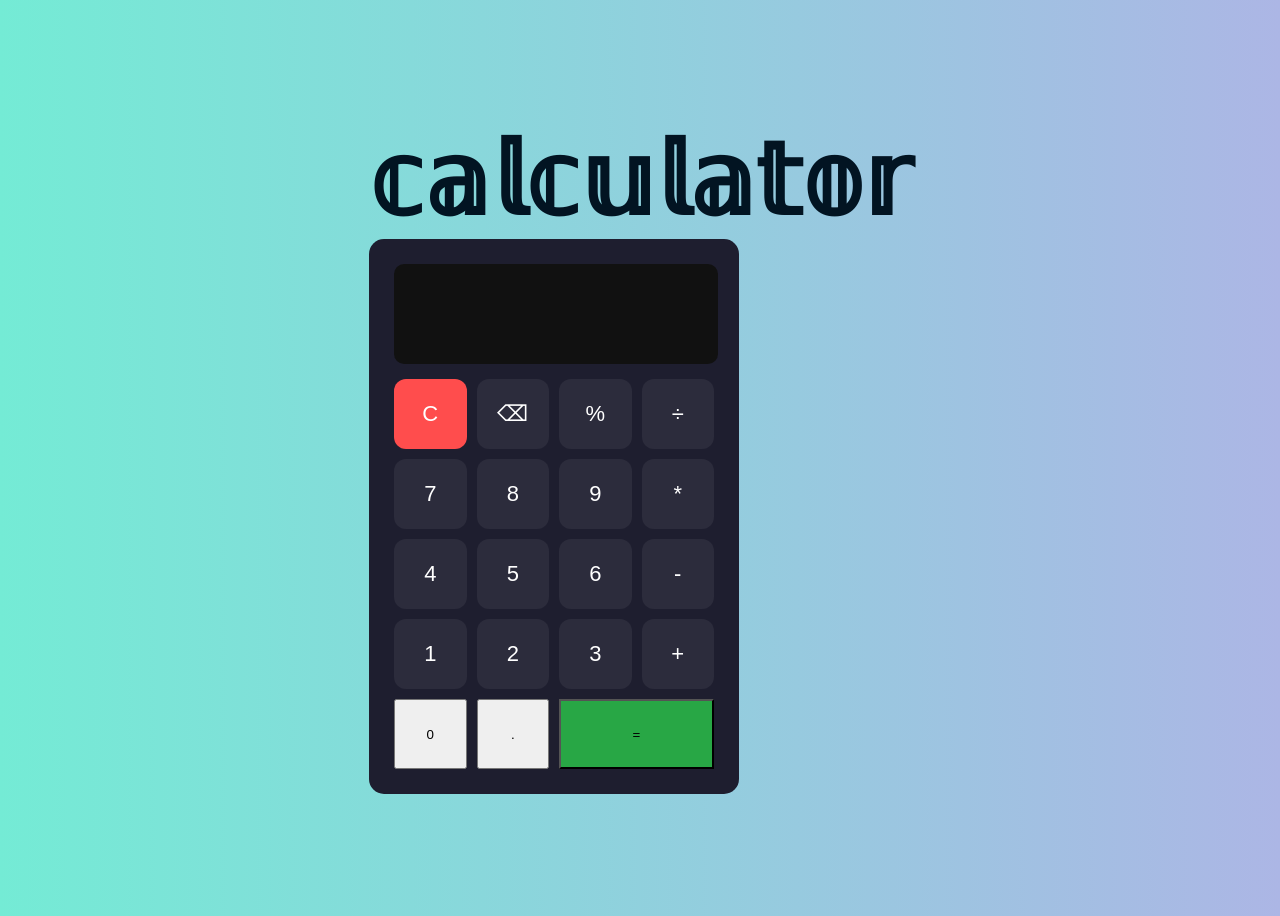
<file: calculator.html>
<!DOCTYPE html>
<html lang="en">
<head>
    <meta charset="UTF-8">
    <meta name="viewport" content="width=device-width, initial-scale=1.0">
    <title>Calculator App</title>
    <link rel="stylesheet" href="./calculator.css">
</head>
<body>
    <div>
        <h1>𝕔𝕒𝕝𝕔𝕦𝕝𝕒𝕥𝕠𝕣</h1>
       
        <div class="calculator">
        <input type="text" id="display" disabled>
        <div class="buttons">
            <button class="button red" onclick="clearDisplay()">C</button>
            <button class="button" onclick="deleteLast()">⌫</button>
            <button class="button" onclick="appendValue('%')">%</button>
            <button class="button" onclick="appendValue('/')">÷</button>


            <button class="button" onclick="appendValue('7')">7</button>
            <button class="button" onclick="appendValue('8')">8</button>
            <button class="button" onclick="appendValue('9')">9</button>
            <button class="button" onclick="appendValue('*')">*</button>


            <button class="button" onclick="appendValue('4')">4</button>
            <button class="button" onclick="appendValue('5')">5</button>
            <button class="button" onclick="appendValue('6')">6</button>
            <button class="button" onclick="appendValue('-')">-</button>


            <button class="button" onclick="appendValue('1')">1</button>
            <button  class="button" onclick="appendValue('2')">2</button>
            <button class="button" onclick="appendValue('3')">3</button>
            <button class="button" onclick="appendValue('+')">+</button>


            <button onclick="appendValue('0')">0</button>
            <button onclick="appendValue('.')">.</button>
            <button onclick="calculate()" class="equal">=</button>

</div>
        </div>

    </div>
    <script  src="./calculator.js"></script>
</body>
</html>
</file>
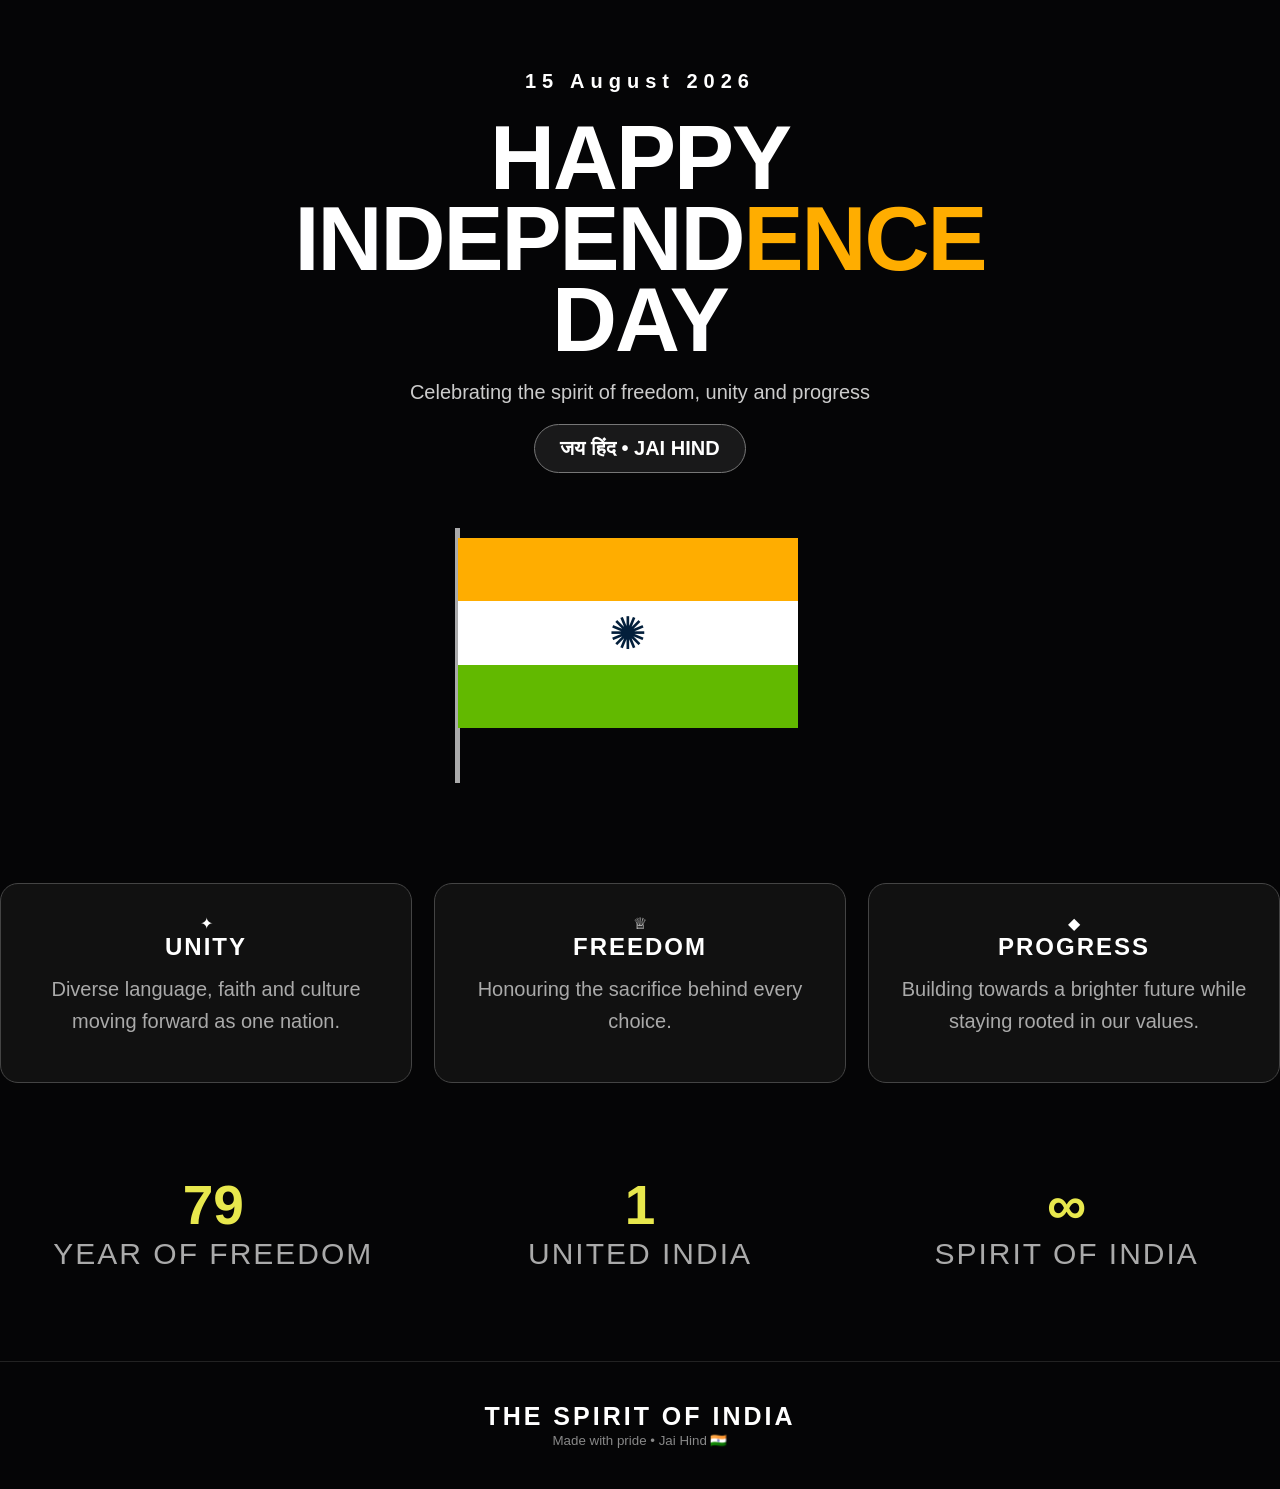
<file: flag.html>
<!DOCTYPE html>
<html lang="en">

<head>

    <meta charset="UTF-8">

    <meta name="viewport"
          content="width=device-width, initial-scale=1.0">

    <title>Independence Day</title>
<link rel="stylesheet"
      href="flag.css">

</head>

<body>

    <!-- Background Stars -->
    <div class="stars" id="stars"></div>


    <!-- HERO SECTION -->
    <section class="hero">

        <p class="date">
            15 August 2026
        </p>


        <h1>
            HAPPY<br>
            INDEPEND<span>ENCE</span><br>
            DAY
        </h1>


        <p class="subtitle">
            Celebrating the spirit of freedom,
            unity and progress
        </p>


        <button class="jai-btn" id="jaiBtn">
            जय हिंद • JAI HIND
        </button>


        <!-- INDIAN FLAG -->
        <div class="flag-scene">

            <!-- Flag Pole -->
            <div class="pole"></div>


            <!-- Flag -->
            <div class="flag">

                <!-- Saffron -->
                <div class="stripe saffron"></div>


                <!-- White -->
                <div class="stripe white">

                    <!-- Chakra -->
                    <div class="chakra">
                        ✺
                    </div>

                </div>


                <!-- Green -->
                <div class="stripe green"></div>

            </div>

        </div>

    </section>



    <!-- VALUES SECTION -->
    <section class="values">


        <div class="value-card">

            <div class="icon">
                ✦
            </div>

            <h2>
                UNITY
            </h2>

            <p>
                Diverse language, faith and culture
                moving forward as one nation.
            </p>

        </div>



        <div class="value-card">

            <div class="icon">
                ♕
            </div>

            <h2>
                FREEDOM
            </h2>

            <p>
                Honouring the sacrifice behind
                every choice.
            </p>

        </div>



        <div class="value-card">

            <div class="icon">
                ◆
            </div>

            <h2>
                PROGRESS
            </h2>

            <p>
                Building towards a brighter future
                while staying rooted in our values.
            </p>

        </div>


    </section>



    <!-- STATISTICS -->
    <section class="stats">


        <div class="stat">

            <strong>
                79
            </strong>

            <span>
                YEAR OF FREEDOM
            </span>

        </div>



        <div class="stat">

            <strong>
                1
            </strong>

            <span>
                UNITED INDIA
            </span>

        </div>
         <div class="stat">
            <strong>∞</strong>
            <span>SPIRIT OF INDIA</span>
        </div>

        </div>


    </section>



    <!-- FOOTER -->
    <footer>

        <p>
            THE SPIRIT OF INDIA
        </p>

        <small>
            Made with pride • Jai Hind 🇮🇳
        </small>

    </footer>



    <!-- JavaScript -->
    <script src="flag.js"></script>

</body>

</html>
</file>
<file: calculator.css>
body{
    background: linear-gradient(to right,#74ebd5,#ACB6E5);
    display:flex;
    justify-content:center;
    align-items:center;
    height:100vh;
    font-family:Arial;

}
.calculator{
    background:#1e1e2f;
    padding:25px;
    border-radius:15px;
    width:320px;
    max-width: 500px;
}
#display{
    width:95%;
    height:80px;
    margin-bottom:15px;
    text-align:right;
    font-size:28px;
    padding:10px;
    border:none;
    background: #111;
    color:white;
    border-radius:10px;
}
.buttons{
    display: grid;
    grid-template-columns:repeat(4, 1fr);
    gap: 10px;
}
.button{
   width:100%;
   height:70px;
   font-size:22px;
   border:none;
   border-radius: 12px; 
   cursor:pointer;
   background:#2c2c3c;
   color:white;
   transition:0.2s;

}
button:hover{
    background:#444;
    transform:scale(1.05);
}
.red{
    background:#ff4d4d;

}

.equal{
    background:#28a745;
    grid-column:span 2;
    height:70px;

}

    
h1{
    font-size:100px;
    margin-top:20px;
    color:rgb(2, 20, 34);
    font-style:normal;
    font-size: 100px;
    font-family:Arial, Helvetica, sans-serif;
    margin: 0px;
    padding:0px;
}
</file>
<file: flag.css>
*{
    margin:0;
    padding:0;
    box-sizing:border-box;
}
body{
    min-height:100vh;
    color:white;
    background:#050506;
    font-family:Arial, Helvetica, sans-serif;
    overflow-x:hidden;
}
main{
    width:90%;
    max-width:1100px;
    margin:auto;
}
.hero{
    min-height:700px;
    text-align:center;
    padding-top:70px;
}
.date{
    font-size:20px;
    letter-spacing:6px;
    font-weight:bold;
    margin-bottom:25px;
}
h1{
    font-size:90px;
    line-height:0.9;
    font-weight:900;
    letter-spacing:-2px;
}
h1 span{
    color:#ffad00;
}
.subtitle{
    margin-top:20px;
    color:#cccccc;
    font-size:20px;
}
.jai-btn{
    margin-top:20px;
    padding:12px 25px;
    border-radius:30px;
    border:1px solid #777;
    background:rgba(255,255,255,0.08);
    color:white;
    font-size:20px;
    cursor:pointer;
    font-weight:bold;
}
.jai-btn:hover{
    background:#ffad00;
    color:black;
    transform:translateY(-3px);
}
.flag-scene{
    width:420px;
    height:300px;
    margin:55px auto;
    position:relative;
}
.pole{
    width:5px;
    height:255px;
    background:#aaa;
    position:absolute;
    left:25px;
    top:0;
}
.flag{
    width:340px;
    height:190px;
    position:absolute;
    left:28px;
    top:10px;
    animation:wave 1s ease-in-out infinite;
}



.stripe {
    height:33.33%;
}
.saffron{
    background:#ffad00;
}
.white{
    background:white;
    position:relative;
}
.green{
    background:#62b900;
}
/*chakra*/
.chakra{
    position:absolute;
    left:50%;
    top:50%;
    transform:translate(-50%,-50%);
    color:#031f3b;
    font-size:45px;
    
}
@keyframes wave {

    0%, 100% {
        transform: skewY(0deg);
    }

    50% {
        transform: skewY(-2deg);
    }

}
.values{
    display:grid;
    grid-template-columns:repeat(3,1fr);
    gap:22px;
}
.value-card{
    padding:30px 24px;
    min-height:200px;
    text-align:center;
    border:1px solid #444;
    border-radius:18px;
    background:#111;

}
.value-card:hover{
    transform:translateY(-8px);
    border-color:#ffad00;
    margin-bottom:15px;

}
.value-card h2 {
    margin-bottom: 12px;

    letter-spacing: 2px;
}


.value-card p {
    color: #aaa;
    font-size:20px;
    line-height: 1.6;
}


/* Statistics */

.stats {
    display: grid;

    grid-template-columns:
        repeat(3, 1fr);

    text-align: center;

    margin: 90px 0;
}


.stat strong {
    display: block;

    color: #e8e84d;

    font-size: 55px;
}
.stat span {
    color: #aaa;

    font-size: 30px;

    letter-spacing: 2px;
}


/* Footer */

footer {
    text-align: center;

    padding: 40px;

    border-top: 1px solid #222;
}


footer p {
    font-size: 25px;

    font-weight: bold;

    letter-spacing: 3px;
}
footer small {
    color: #888;
}


/* Mobile */

@media (max-width: 750px) {

    h1 {
        font-size: 55px;
    }

    .values {
        grid-template-columns: 1fr;
    }

    .stats {
        grid-template-columns: 1fr;

        gap: 40px;
    }

    .flag-scene {
        transform: scale(0.8);
    }
}
h2 p{
    font-size:50px;
    font-family:arial;
}
</file>
